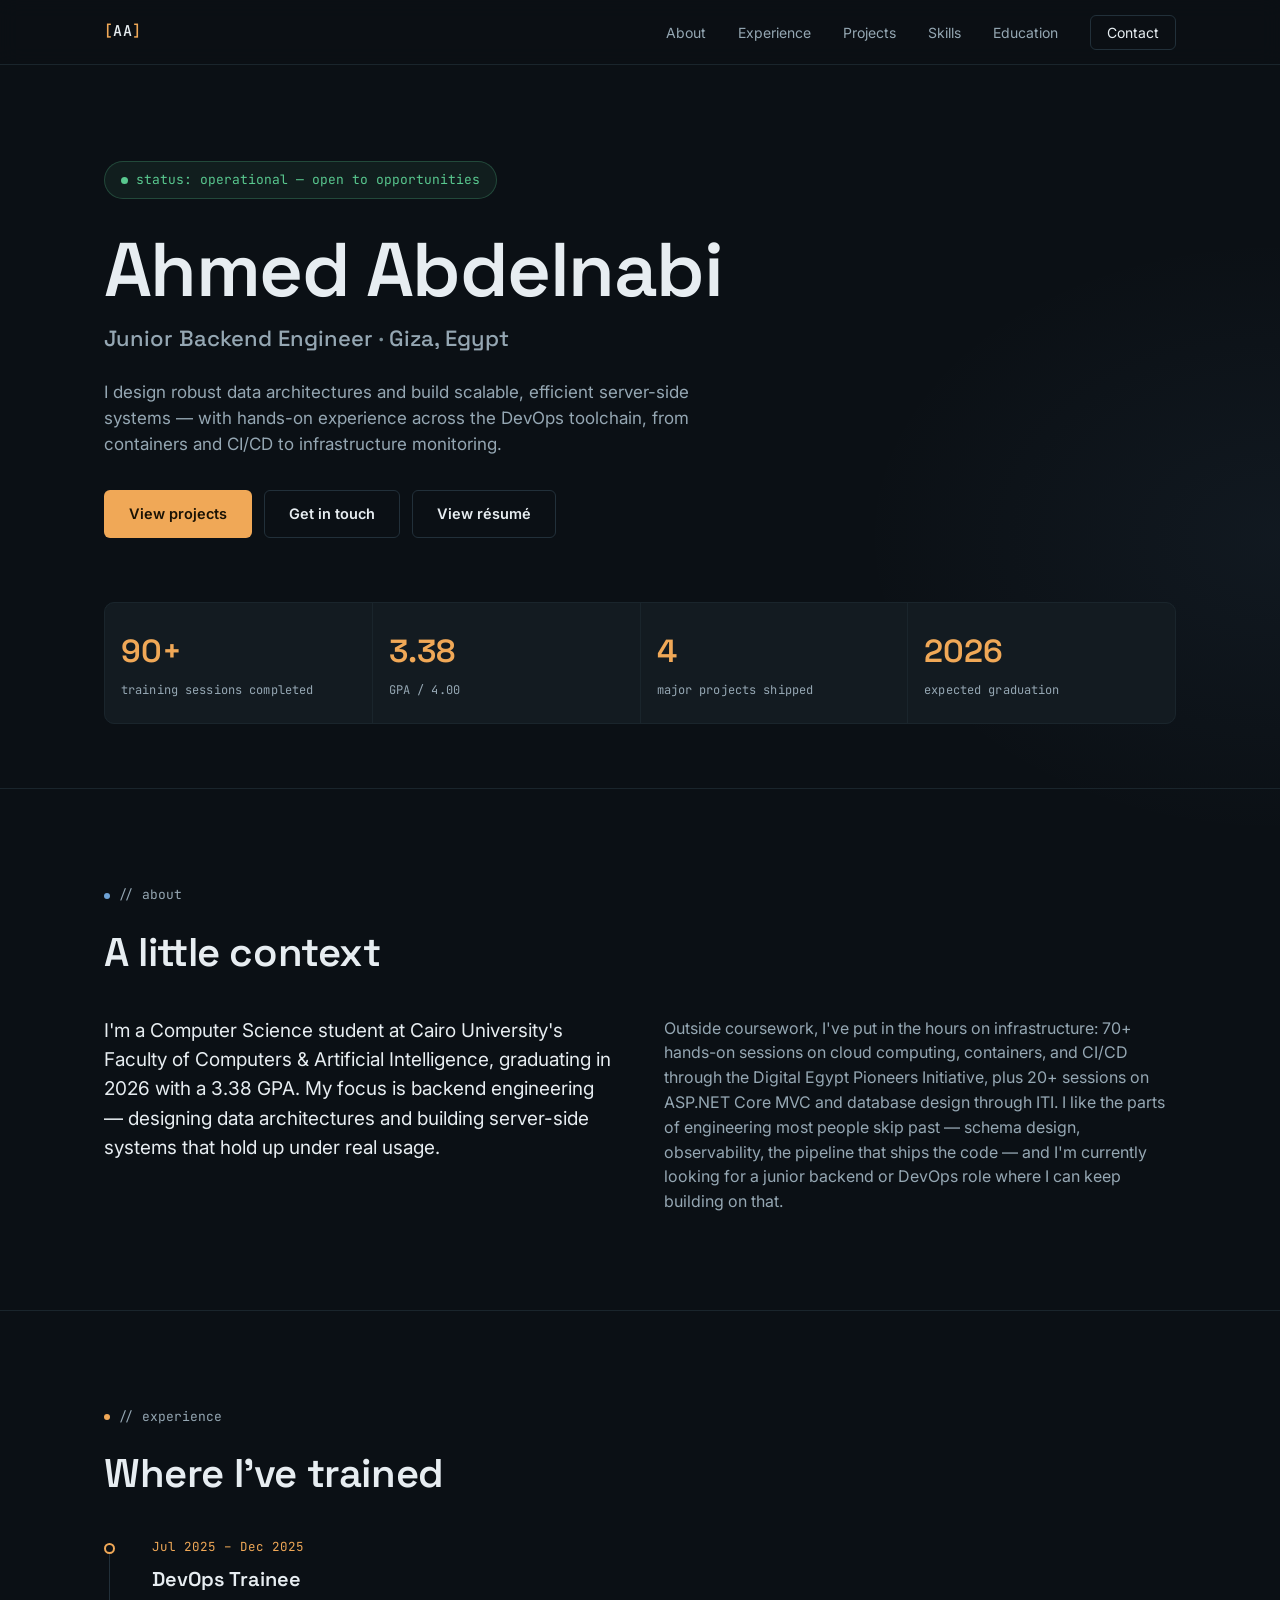
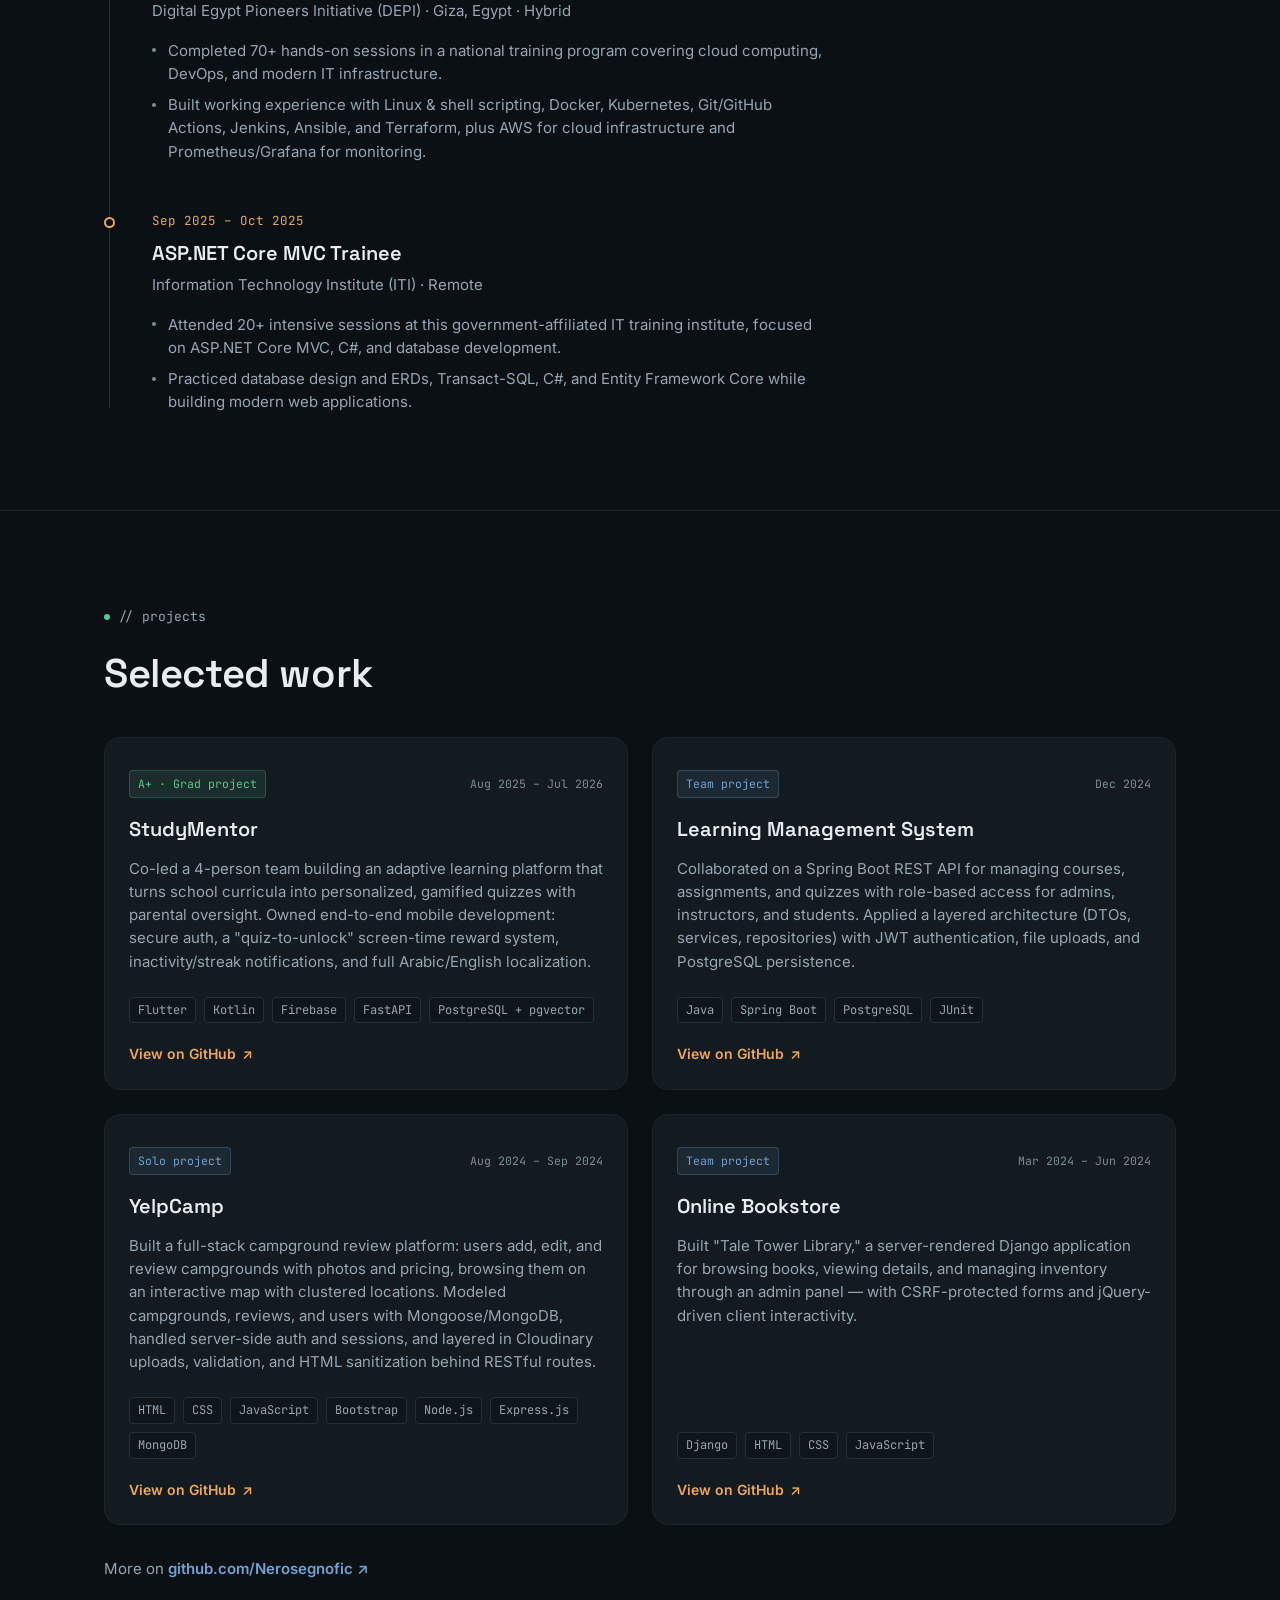
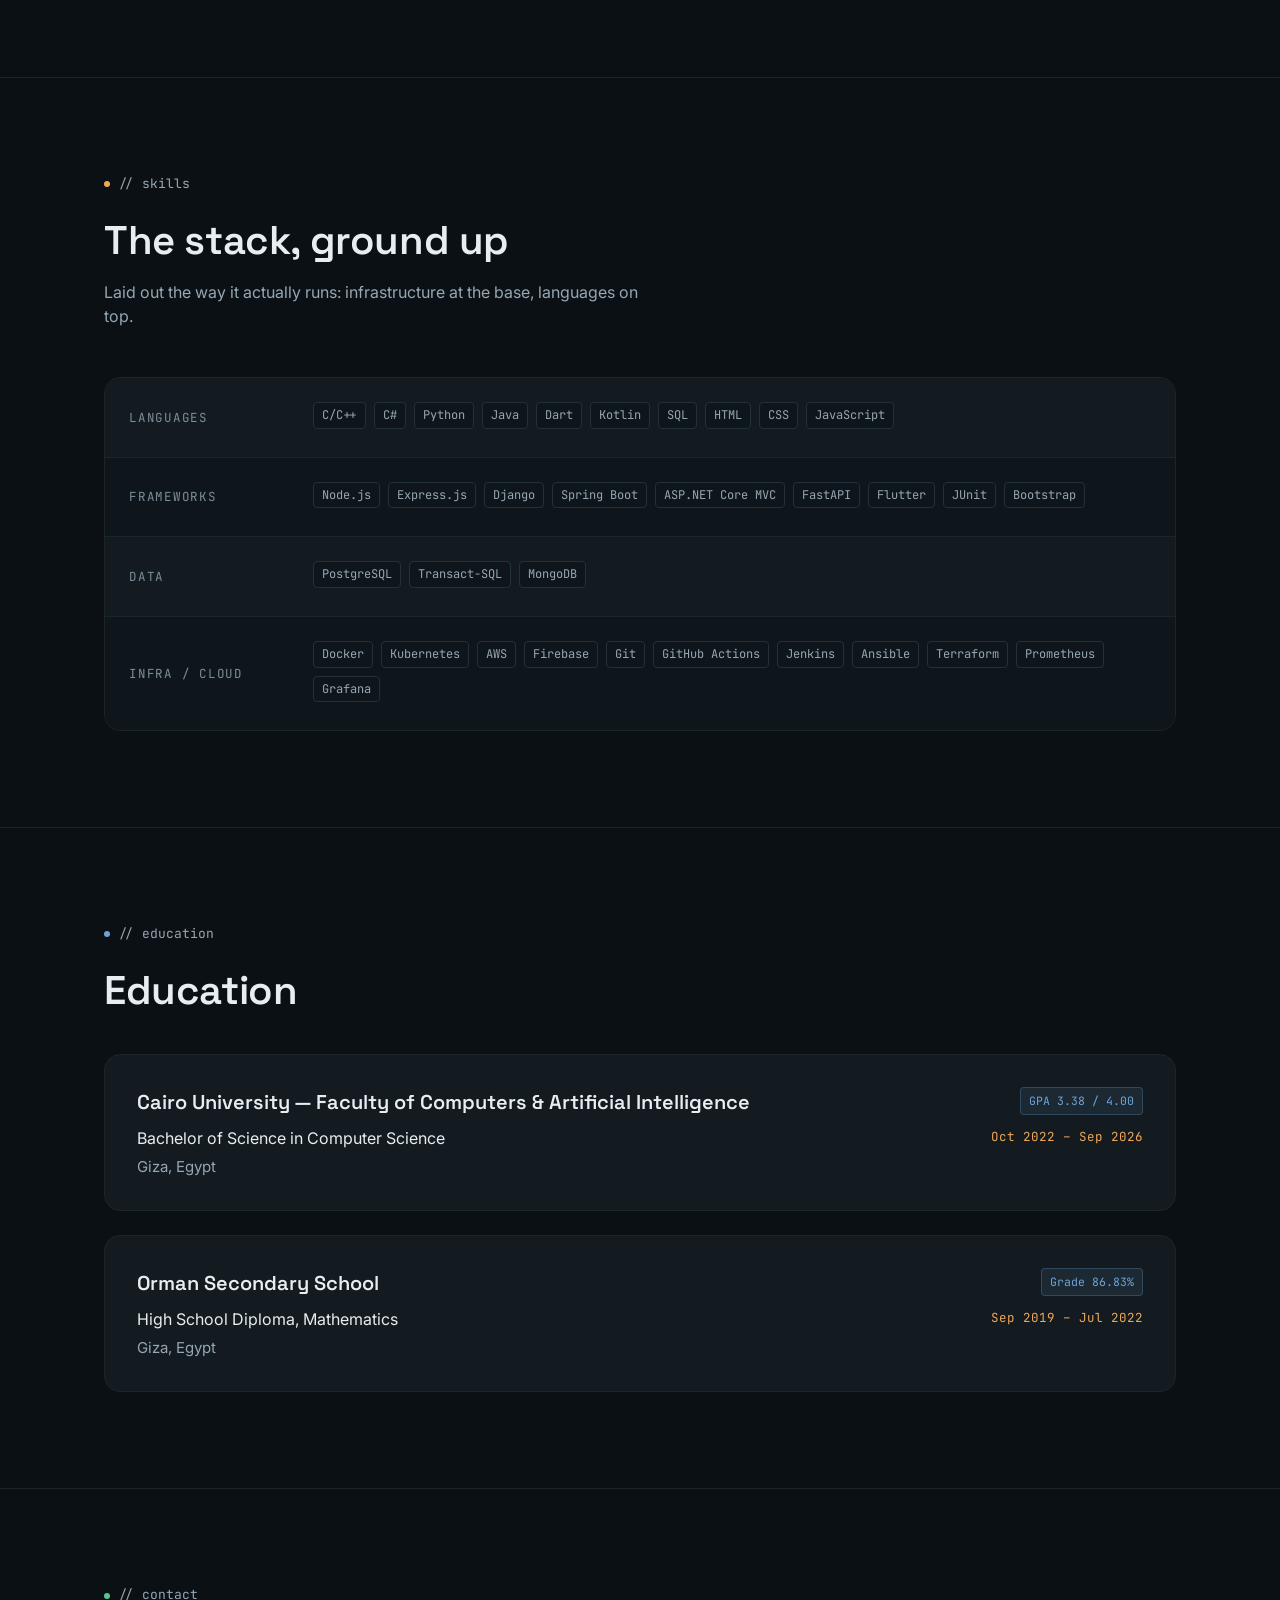
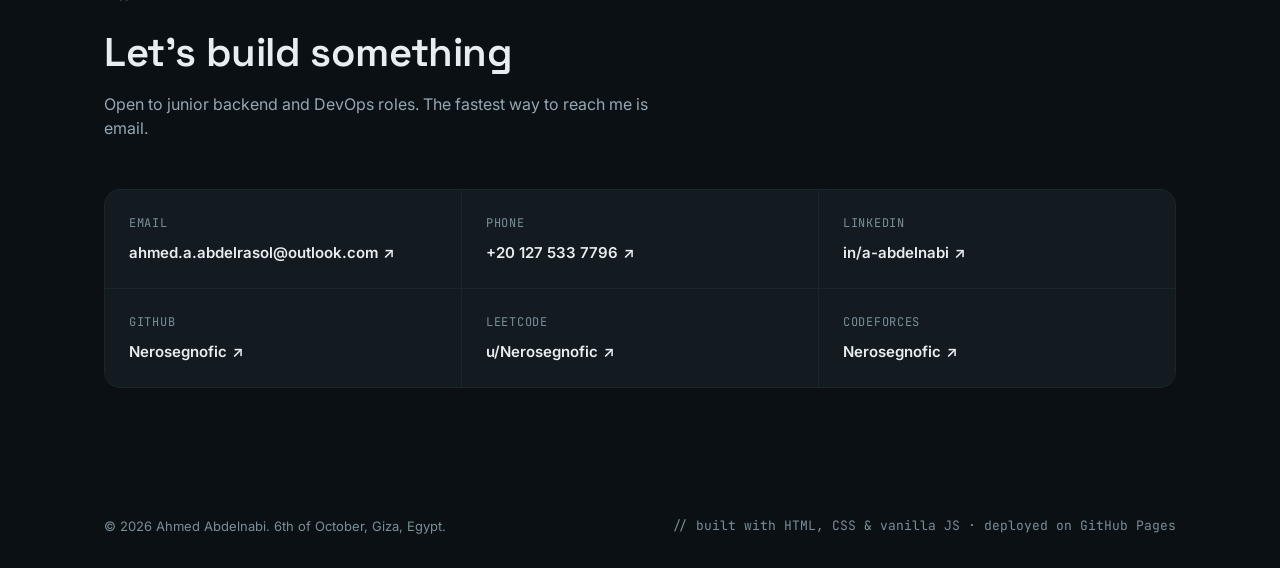
<file: index.html>
<!DOCTYPE html>
<html lang="en" class="no-js">
<head>
  <meta charset="UTF-8">
  <meta name="viewport" content="width=device-width, initial-scale=1.0">
  <script>document.documentElement.classList.replace('no-js', 'js');</script>
  <title>Ahmed Abdelnabi — Junior Backend Engineer</title>
  <meta name="description" content="Ahmed Abdelnabi is a junior backend engineer in Giza, Egypt, focused on data architecture, server-side systems, and DevOps.">

  <!-- Open Graph -->
  <meta property="og:title" content="Ahmed Abdelnabi — Junior Backend Engineer">
  <meta property="og:description" content="Backend engineer dedicated to designing robust data architectures and scalable server-side systems.">
  <meta property="og:type" content="website">

  <link rel="icon" href="data:image/svg+xml,<svg xmlns='http://www.w3.org/2000/svg' viewBox='0 0 100 100'><rect width='100' height='100' rx='22' fill='%230B1015'/><text x='50' y='68' font-size='54' font-family='monospace' fill='%23F0A857' text-anchor='middle'>A</text></svg>">

  <link rel="preconnect" href="https://fonts.googleapis.com">
  <link rel="preconnect" href="https://fonts.gstatic.com" crossorigin>
  <link href="https://fonts.googleapis.com/css2?family=Space+Grotesk:wght@500;600;700&family=Inter:wght@400;500;600&family=JetBrains+Mono:wght@400;500&display=swap" rel="stylesheet">

  <link rel="stylesheet" href="css/style.css">
</head>
<body>
  <a class="skip-link" href="#main">Skip to content</a>
  <div id="top"></div>

  <!-- ============ NAV ============ -->
  <header class="site-header">
    <div class="wrap header-inner">
      <a href="#top" class="logo" aria-label="Ahmed Abdelnabi, back to top">
        <span class="logo-bracket">[</span>AA<span class="logo-bracket">]</span>
      </a>

      <nav class="nav" aria-label="Primary">
        <ul class="nav-list">
          <li><a href="#about">About</a></li>
          <li><a href="#experience">Experience</a></li>
          <li><a href="#projects">Projects</a></li>
          <li><a href="#skills">Skills</a></li>
          <li><a href="#education">Education</a></li>
          <li><a href="#contact" class="nav-cta">Contact</a></li>
        </ul>
      </nav>

      <button class="nav-toggle" id="navToggle" aria-expanded="false" aria-controls="mobileNav" aria-label="Open menu">
        <span></span><span></span><span></span>
      </button>
    </div>

    <div class="mobile-nav" id="mobileNav">
      <ul>
        <li><a href="#about">About</a></li>
        <li><a href="#experience">Experience</a></li>
        <li><a href="#projects">Projects</a></li>
        <li><a href="#skills">Skills</a></li>
        <li><a href="#education">Education</a></li>
        <li><a href="#contact">Contact</a></li>
      </ul>
    </div>
  </header>

  <main id="main">
    <!-- ============ HERO ============ -->
    <section class="hero">
      <div class="wrap hero-inner">
        <div class="reveal">
          <div class="status-chip">
            <span class="status-dot" aria-hidden="true"></span>
            status: operational — open to opportunities
          </div>

          <h1 class="hero-name">Ahmed Abdelnabi</h1>
          <p class="hero-role">Junior Backend Engineer <span class="dim">·</span> Giza, Egypt</p>

          <p class="hero-tagline">
            I design robust data architectures and build scalable, efficient server-side
            systems — with hands-on experience across the DevOps toolchain, from
            containers and CI/CD to infrastructure monitoring.
          </p>

          <div class="hero-cta">
            <a href="#projects" class="btn btn-primary">View projects</a>
            <a href="#contact" class="btn btn-ghost">Get in touch</a>
            <a href="https://github.com/Nerosegnofic/nerosegnofic.github.io/blob/main/assets/Ahmed_Abdelnabi_Resume.pdf" class="btn btn-ghost" target="_blank" rel="noopener">View résumé</a>
          </div>
        </div>

        <div class="stat-grid reveal">
          <div class="stat-card">
            <span class="stat-num">90+</span>
            <span class="stat-label">training sessions completed</span>
          </div>
          <div class="stat-card">
            <span class="stat-num">3.38</span>
            <span class="stat-label">GPA / 4.00</span>
          </div>
          <div class="stat-card">
            <span class="stat-num">4</span>
            <span class="stat-label">major projects shipped</span>
          </div>
          <div class="stat-card">
            <span class="stat-num">2026</span>
            <span class="stat-label">expected graduation</span>
          </div>
        </div>
      </div>
    </section>

    <!-- ============ ABOUT ============ -->
    <section class="section" id="about" aria-labelledby="about-heading">
      <div class="wrap">
        <p class="eyebrow"><span class="eyebrow-dot dot-blue"></span>// about</p>
        <h2 class="section-heading" id="about-heading">A little context</h2>

        <div class="about-grid">
          <p class="about-lead">
            I'm a Computer Science student at Cairo University's Faculty of Computers &amp;
            Artificial Intelligence, graduating in 2026 with a 3.38 GPA. My focus is backend
            engineering — designing data architectures and building server-side systems
            that hold up under real usage.
          </p>
          <p>
            Outside coursework, I've put in the hours on infrastructure: 70+ hands-on
            sessions on cloud computing, containers, and CI/CD through the Digital Egypt
            Pioneers Initiative, plus 20+ sessions on ASP.NET Core MVC and database design
            through ITI. I like the parts of engineering most people skip past — schema
            design, observability, the pipeline that ships the code — and I'm currently
            looking for a junior backend or DevOps role where I can keep building on that.
          </p>
        </div>
      </div>
    </section>

    <!-- ============ EXPERIENCE ============ -->
    <section class="section" id="experience" aria-labelledby="experience-heading">
      <div class="wrap">
        <p class="eyebrow"><span class="eyebrow-dot dot-amber"></span>// experience</p>
        <h2 class="section-heading" id="experience-heading">Where I've trained</h2>

        <ol class="timeline">
          <li class="timeline-item reveal">
            <div class="timeline-marker" aria-hidden="true"></div>
            <div class="timeline-content">
              <p class="timeline-date">Jul 2025 – Dec 2025</p>
              <h3 class="timeline-role">DevOps Trainee</h3>
              <p class="timeline-org">Digital Egypt Pioneers Initiative (DEPI) · Giza, Egypt · Hybrid</p>
              <ul class="timeline-list">
                <li>Completed 70+ hands-on sessions in a national training program covering cloud computing, DevOps, and modern IT infrastructure.</li>
                <li>Built working experience with Linux &amp; shell scripting, Docker, Kubernetes, Git/GitHub Actions, Jenkins, Ansible, and Terraform, plus AWS for cloud infrastructure and Prometheus/Grafana for monitoring.</li>
              </ul>
            </div>
          </li>

          <li class="timeline-item reveal">
            <div class="timeline-marker" aria-hidden="true"></div>
            <div class="timeline-content">
              <p class="timeline-date">Sep 2025 – Oct 2025</p>
              <h3 class="timeline-role">ASP.NET Core MVC Trainee</h3>
              <p class="timeline-org">Information Technology Institute (ITI) · Remote</p>
              <ul class="timeline-list">
                <li>Attended 20+ intensive sessions at this government-affiliated IT training institute, focused on ASP.NET Core MVC, C#, and database development.</li>
                <li>Practiced database design and ERDs, Transact-SQL, C#, and Entity Framework Core while building modern web applications.</li>
              </ul>
            </div>
          </li>
        </ol>
      </div>
    </section>

    <!-- ============ PROJECTS ============ -->
    <section class="section" id="projects" aria-labelledby="projects-heading">
      <div class="wrap">
        <p class="eyebrow"><span class="eyebrow-dot dot-green"></span>// projects</p>
        <h2 class="section-heading" id="projects-heading">Selected work</h2>

        <div class="project-grid">
          <article class="project-card reveal">
            <div class="project-card-top">
              <span class="badge badge-green">A+ · Grad project</span>
              <span class="project-date">Aug 2025 – Jul 2026</span>
            </div>
            <h3 class="project-title">StudyMentor</h3>
            <p class="project-desc">
              Co-led a 4-person team building an adaptive learning platform that turns
              school curricula into personalized, gamified quizzes with parental oversight.
              Owned end-to-end mobile development: secure auth, a "quiz-to-unlock"
              screen-time reward system, inactivity/streak notifications, and full
              Arabic/English localization.
            </p>
            <ul class="pill-row" aria-label="Technologies used">
              <li class="pill">Flutter</li>
              <li class="pill">Kotlin</li>
              <li class="pill">Firebase</li>
              <li class="pill">FastAPI</li>
              <li class="pill">PostgreSQL + pgvector</li>
            </ul>
            <a class="project-link" href="https://github.com/Nerosegnofic/StudyMentor" target="_blank" rel="noopener">
              View on GitHub <span class="arrow" aria-hidden="true">↗</span>
            </a>
          </article>

          <article class="project-card reveal">
            <div class="project-card-top">
              <span class="badge badge-blue">Team project</span>
              <span class="project-date">Dec 2024</span>
            </div>
            <h3 class="project-title">Learning Management System</h3>
            <p class="project-desc">
              Collaborated on a Spring Boot REST API for managing courses, assignments,
              and quizzes with role-based access for admins, instructors, and students.
              Applied a layered architecture (DTOs, services, repositories) with
              JWT authentication, file uploads, and PostgreSQL persistence.
            </p>
            <ul class="pill-row" aria-label="Technologies used">
              <li class="pill">Java</li>
              <li class="pill">Spring Boot</li>
              <li class="pill">PostgreSQL</li>
              <li class="pill">JUnit</li>
            </ul>
            <a class="project-link" href="https://github.com/Ahmed99125/LMS" target="_blank" rel="noopener">
              View on GitHub <span class="arrow" aria-hidden="true">↗</span>
            </a>
          </article>

          <article class="project-card reveal">
            <div class="project-card-top">
              <span class="badge badge-blue">Solo project</span>
              <span class="project-date">Aug 2024 – Sep 2024</span>
            </div>
            <h3 class="project-title">YelpCamp</h3>
            <p class="project-desc">
              Built a full-stack campground review platform: users add, edit, and
              review campgrounds with photos and pricing, browsing them on an
              interactive map with clustered locations. Modeled campgrounds,
              reviews, and users with Mongoose/MongoDB, handled server-side auth
              and sessions, and layered in Cloudinary uploads, validation, and
              HTML sanitization behind RESTful routes.
            </p>
            <ul class="pill-row" aria-label="Technologies used">
              <li class="pill">HTML</li>
              <li class="pill">CSS</li>
              <li class="pill">JavaScript</li>
              <li class="pill">Bootstrap</li>
              <li class="pill">Node.js</li>
              <li class="pill">Express.js</li>
              <li class="pill">MongoDB</li>
            </ul>
            <a class="project-link" href="https://github.com/Nerosegnofic/YelpCamp" target="_blank" rel="noopener">
              View on GitHub <span class="arrow" aria-hidden="true">↗</span>
            </a>
          </article>

          <article class="project-card reveal">
            <div class="project-card-top">
              <span class="badge badge-blue">Team project</span>
              <span class="project-date">Mar 2024 – Jun 2024</span>
            </div>
            <h3 class="project-title">Online Bookstore</h3>
            <p class="project-desc">
              Built "Tale Tower Library," a server-rendered Django application for
              browsing books, viewing details, and managing inventory through an admin
              panel — with CSRF-protected forms and jQuery-driven client interactivity.
            </p>
            <ul class="pill-row" aria-label="Technologies used">
              <li class="pill">Django</li>
              <li class="pill">HTML</li>
              <li class="pill">CSS</li>
              <li class="pill">JavaScript</li>
            </ul>
            <a class="project-link" href="https://github.com/Nerosegnofic/Online-Bookstore" target="_blank" rel="noopener">
              View on GitHub <span class="arrow" aria-hidden="true">↗</span>
            </a>
          </article>
        </div>

        <p class="more-repos">
          More on <a href="https://github.com/Nerosegnofic" target="_blank" rel="noopener">github.com/Nerosegnofic <span class="arrow" aria-hidden="true">↗</span></a>
        </p>
      </div>
    </section>

    <!-- ============ SKILLS ============ -->
    <section class="section" id="skills" aria-labelledby="skills-heading">
      <div class="wrap">
        <p class="eyebrow"><span class="eyebrow-dot dot-amber"></span>// skills</p>
        <h2 class="section-heading" id="skills-heading">The stack, ground up</h2>
        <p class="section-sub">Laid out the way it actually runs: infrastructure at the base, languages on top.</p>

        <div class="stack">
          <div class="stack-band reveal">
            <span class="stack-label">Languages</span>
            <ul class="pill-row">
              <li class="pill">C/C++</li>
              <li class="pill">C#</li>
              <li class="pill">Python</li>
              <li class="pill">Java</li>
              <li class="pill">Dart</li>
              <li class="pill">Kotlin</li>
              <li class="pill">SQL</li>
              <li class="pill">HTML</li>
              <li class="pill">CSS</li>
              <li class="pill">JavaScript</li>
            </ul>
          </div>

          <div class="stack-band reveal">
            <span class="stack-label">Frameworks</span>
            <ul class="pill-row">
              <li class="pill">Node.js</li>
              <li class="pill">Express.js</li>
              <li class="pill">Django</li>
              <li class="pill">Spring Boot</li>
              <li class="pill">ASP.NET Core MVC</li>
              <li class="pill">FastAPI</li>
              <li class="pill">Flutter</li>
              <li class="pill">JUnit</li>
              <li class="pill">Bootstrap</li>
            </ul>
          </div>

          <div class="stack-band reveal">
            <span class="stack-label">Data</span>
            <ul class="pill-row">
              <li class="pill">PostgreSQL</li>
              <li class="pill">Transact-SQL</li>
              <li class="pill">MongoDB</li>
            </ul>
          </div>

          <div class="stack-band reveal">
            <span class="stack-label">Infra / Cloud</span>
            <ul class="pill-row">
              <li class="pill">Docker</li>
              <li class="pill">Kubernetes</li>
              <li class="pill">AWS</li>
              <li class="pill">Firebase</li>
              <li class="pill">Git</li>
              <li class="pill">GitHub Actions</li>
              <li class="pill">Jenkins</li>
              <li class="pill">Ansible</li>
              <li class="pill">Terraform</li>
              <li class="pill">Prometheus</li>
              <li class="pill">Grafana</li>
            </ul>
          </div>
        </div>
      </div>
    </section>

    <!-- ============ EDUCATION ============ -->
    <section class="section" id="education" aria-labelledby="education-heading">
      <div class="wrap">
        <p class="eyebrow"><span class="eyebrow-dot dot-blue"></span>// education</p>
        <h2 class="section-heading" id="education-heading">Education</h2>

        <div class="edu-list">
          <div class="edu-card reveal">
            <div class="edu-main">
              <h3 class="edu-school">Cairo University — Faculty of Computers &amp; Artificial Intelligence</h3>
              <p class="edu-degree">Bachelor of Science in Computer Science</p>
              <p class="edu-loc">Giza, Egypt</p>
            </div>
            <div class="edu-meta">
              <span class="badge badge-blue">GPA 3.38 / 4.00</span>
              <span class="timeline-date">Oct 2022 – Sep 2026</span>
            </div>
          </div>

          <div class="edu-card reveal">
            <div class="edu-main">
              <h3 class="edu-school">Orman Secondary School</h3>
              <p class="edu-degree">High School Diploma, Mathematics</p>
              <p class="edu-loc">Giza, Egypt</p>
            </div>
            <div class="edu-meta">
              <span class="badge badge-blue">Grade 86.83%</span>
              <span class="timeline-date">Sep 2019 – Jul 2022</span>
            </div>
          </div>
        </div>
      </div>
    </section>

    <!-- ============ CONTACT ============ -->
    <section class="section contact-section" id="contact" aria-labelledby="contact-heading">
      <div class="wrap">
        <p class="eyebrow"><span class="eyebrow-dot dot-green"></span>// contact</p>
        <h2 class="section-heading" id="contact-heading">Let's build something</h2>
        <p class="section-sub">
          Open to junior backend and DevOps roles. The fastest way to reach me is email.
        </p>

        <div class="contact-grid">
          <a class="contact-link reveal" href="mailto:ahmed.a.abdelrasol@outlook.com">
            <span class="contact-label">Email</span>
            <span class="contact-value">ahmed.a.abdelrasol@outlook.com <span class="arrow" aria-hidden="true">↗</span></span>
          </a>
          <a class="contact-link reveal" href="tel:+201275337796">
            <span class="contact-label">Phone</span>
            <span class="contact-value">+20 127 533 7796 <span class="arrow" aria-hidden="true">↗</span></span>
          </a>
          <a class="contact-link reveal" href="https://www.linkedin.com/in/a-abdelnabi/" target="_blank" rel="noopener">
            <span class="contact-label">LinkedIn</span>
            <span class="contact-value">in/a-abdelnabi <span class="arrow" aria-hidden="true">↗</span></span>
          </a>
          <a class="contact-link reveal" href="https://github.com/Nerosegnofic" target="_blank" rel="noopener">
            <span class="contact-label">GitHub</span>
            <span class="contact-value">Nerosegnofic <span class="arrow" aria-hidden="true">↗</span></span>
          </a>
          <a class="contact-link reveal" href="https://leetcode.com/u/Nerosegnofic/" target="_blank" rel="noopener">
            <span class="contact-label">LeetCode</span>
            <span class="contact-value">u/Nerosegnofic <span class="arrow" aria-hidden="true">↗</span></span>
          </a>
          <a class="contact-link reveal" href="https://codeforces.com/profile/Nerosegnofic" target="_blank" rel="noopener">
            <span class="contact-label">Codeforces</span>
            <span class="contact-value">Nerosegnofic <span class="arrow" aria-hidden="true">↗</span></span>
          </a>
        </div>
      </div>
    </section>
  </main>

  <footer class="site-footer">
    <div class="wrap footer-inner">
      <p>© <span id="year"></span> Ahmed Abdelnabi. 6th of October, Giza, Egypt.</p>
      <p class="footer-log">// built with HTML, CSS &amp; vanilla JS · deployed on GitHub Pages</p>
    </div>
  </footer>

  <script src="js/script.js"></script>
</body>
</html>
</file>
<file: css/style.css>
/* =========================================================
   Ahmed Abdelnabi — Portfolio
   Design concept: an "operations dashboard" for a backend/
   DevOps engineer — panels, hairline grid, status signals,
   and a stack diagram literally built from his own skills.
   ========================================================= */

/* ---------- Tokens ---------- */
:root {
  /* Color */
  --bg: #0B1015;
  --panel: #131B21;
  --panel-2: #0F161B;
  --border: #22303A;
  --border-soft: #1A252C;
  --text: #E7EDF1;
  --text-muted: #95A7B3;
  --text-faint: #7A8E97;

  --amber: #F0A857;
  --amber-strong: #F5B96E;
  --green: #59C88F;
  --blue: #6FA3D6;

  /* Type */
  --font-display: "Space Grotesk", "Inter", sans-serif;
  --font-body: "Inter", -apple-system, BlinkMacSystemFont, sans-serif;
  --font-mono: "JetBrains Mono", "SFMono-Regular", Consolas, monospace;

  /* Space */
  --space-1: 4px;
  --space-2: 8px;
  --space-3: 12px;
  --space-4: 16px;
  --space-5: 24px;
  --space-6: 32px;
  --space-7: 48px;
  --space-8: 64px;
  --space-9: 96px;

  /* Layout */
  --content-width: 1120px;
  --radius-sm: 6px;
  --radius-md: 10px;
  --radius-lg: 16px;

  --ease: cubic-bezier(0.16, 1, 0.3, 1);
}

/* ---------- Reset ---------- */
*, *::before, *::after { box-sizing: border-box; }
html { scroll-behavior: smooth; }

body {
  margin: 0;
  background: var(--bg);
  background-image:
    radial-gradient(ellipse 900px 500px at 15% -10%, rgba(240, 168, 87, 0.07), transparent 60%),
    radial-gradient(ellipse 700px 500px at 100% 10%, rgba(111, 163, 214, 0.06), transparent 60%);
  background-repeat: no-repeat;
  color: var(--text);
  font-family: var(--font-body);
  font-size: 16px;
  line-height: 1.55;
  -webkit-font-smoothing: antialiased;
}

h1, h2, h3, h4 { margin: 0; font-family: var(--font-display); font-weight: 600; }
p { margin: 0; }
ul, ol { margin: 0; padding: 0; list-style: none; }
a { color: inherit; text-decoration: none; }
button { font: inherit; color: inherit; background: none; border: none; cursor: pointer; }
img { max-width: 100%; display: block; }

.wrap {
  max-width: var(--content-width);
  margin-inline: auto;
  padding-inline: var(--space-5);
}

.dim { color: var(--text-faint); }

/* ---------- Accessibility ---------- */
.skip-link {
  position: absolute;
  left: -9999px;
  top: 0;
  background: var(--amber);
  color: var(--bg);
  padding: var(--space-3) var(--space-4);
  z-index: 200;
  border-radius: 0 0 var(--radius-sm) 0;
  font-family: var(--font-mono);
  font-size: 14px;
}
.skip-link:focus { left: 0; }

a:focus-visible,
button:focus-visible,
.project-link:focus-visible {
  outline: 2px solid var(--amber);
  outline-offset: 3px;
  border-radius: 2px;
}

@media (prefers-reduced-motion: reduce) {
  html { scroll-behavior: auto; }
  *, *::before, *::after {
    animation-duration: 0.01ms !important;
    animation-iteration-count: 1 !important;
    transition-duration: 0.01ms !important;
  }
  .reveal { opacity: 1 !important; transform: none !important; }
}

/* ---------- Header / Nav ---------- */
.site-header {
  position: sticky;
  top: 0;
  z-index: 100;
  background: rgba(11, 16, 21, 0.82);
  backdrop-filter: blur(10px);
  -webkit-backdrop-filter: blur(10px);
  border-bottom: 1px solid var(--border-soft);
}

.header-inner {
  display: flex;
  align-items: center;
  justify-content: space-between;
  height: 64px;
}

.logo {
  font-family: var(--font-mono);
  font-size: 15px;
  font-weight: 500;
  letter-spacing: 0.02em;
  color: var(--text);
}
.logo-bracket { color: var(--amber); }

.nav-list {
  display: flex;
  align-items: center;
  gap: var(--space-6);
}

.nav-list a {
  font-size: 14px;
  color: var(--text-muted);
  transition: color 0.2s var(--ease);
}
.nav-list a:hover { color: var(--text); }

.nav-cta {
  border: 1px solid var(--border);
  padding: var(--space-2) var(--space-4);
  border-radius: var(--radius-sm);
  color: var(--text) !important;
}
.nav-cta:hover { border-color: var(--amber); color: var(--amber) !important; }

.nav-toggle {
  display: none;
  flex-direction: column;
  justify-content: center;
  gap: 5px;
  width: 36px;
  height: 36px;
}
.nav-toggle span {
  display: block;
  width: 20px;
  height: 2px;
  background: var(--text);
  transition: transform 0.25s var(--ease), opacity 0.25s var(--ease);
}
.nav-toggle[aria-expanded="true"] span:nth-child(1) { transform: translateY(7px) rotate(45deg); }
.nav-toggle[aria-expanded="true"] span:nth-child(2) { opacity: 0; }
.nav-toggle[aria-expanded="true"] span:nth-child(3) { transform: translateY(-7px) rotate(-45deg); }

.mobile-nav {
  display: none;
  max-height: 0;
  overflow: hidden;
  border-bottom: 1px solid var(--border-soft);
  transition: max-height 0.3s var(--ease);
}
.mobile-nav.open { max-height: 400px; }
.mobile-nav ul { padding: var(--space-4) var(--space-5) var(--space-5); display: flex; flex-direction: column; gap: var(--space-4); }
.mobile-nav a { font-size: 15px; color: var(--text-muted); }
.mobile-nav a:hover { color: var(--text); }

/* ---------- Hero ---------- */
.hero {
  padding-block: var(--space-9) var(--space-8);
  border-bottom: 1px solid var(--border-soft);
}

.status-chip {
  display: inline-flex;
  align-items: center;
  gap: var(--space-2);
  font-family: var(--font-mono);
  font-size: 13px;
  color: var(--green);
  background: rgba(89, 200, 143, 0.08);
  border: 1px solid rgba(89, 200, 143, 0.25);
  padding: var(--space-2) var(--space-4);
  border-radius: 999px;
  margin-bottom: var(--space-6);
}

.status-dot {
  width: 7px;
  height: 7px;
  border-radius: 50%;
  background: var(--green);
  box-shadow: 0 0 0 0 rgba(89, 200, 143, 0.6);
  animation: pulse 2s infinite;
  flex-shrink: 0;
}

@keyframes pulse {
  0% { box-shadow: 0 0 0 0 rgba(89, 200, 143, 0.55); }
  70% { box-shadow: 0 0 0 9px rgba(89, 200, 143, 0); }
  100% { box-shadow: 0 0 0 0 rgba(89, 200, 143, 0); }
}

.hero-name {
  font-size: clamp(2.75rem, 6vw, 4.75rem);
  line-height: 1.02;
  letter-spacing: -0.02em;
  margin-bottom: var(--space-3);
}

.hero-role {
  font-size: clamp(1.1rem, 2vw, 1.375rem);
  color: var(--text-muted);
  font-family: var(--font-display);
  font-weight: 500;
  margin-bottom: var(--space-5);
}

.hero-tagline {
  max-width: 640px;
  font-size: 1.0625rem;
  color: var(--text-muted);
  margin-bottom: var(--space-6);
}

.hero-cta {
  display: flex;
  flex-wrap: wrap;
  gap: var(--space-3);
  margin-bottom: var(--space-8);
}

.btn {
  display: inline-flex;
  align-items: center;
  gap: var(--space-2);
  font-family: var(--font-body);
  font-size: 14.5px;
  font-weight: 600;
  padding: var(--space-3) var(--space-5);
  border-radius: var(--radius-sm);
  transition: transform 0.2s var(--ease), border-color 0.2s var(--ease), background 0.2s var(--ease), color 0.2s var(--ease);
  border: 1px solid transparent;
}

.btn-primary {
  background: var(--amber);
  color: #1A1204;
}
.btn-primary:hover { background: var(--amber-strong); transform: translateY(-1px); }

.btn-ghost {
  border-color: var(--border);
  color: var(--text);
}
.btn-ghost:hover { border-color: var(--text-muted); transform: translateY(-1px); }

.stat-grid {
  display: grid;
  grid-template-columns: repeat(4, 1fr);
  gap: 1px;
  background: var(--border-soft);
  border: 1px solid var(--border-soft);
  border-radius: var(--radius-md);
  overflow: hidden;
}

.stat-card {
  background: var(--panel);
  padding: var(--space-5) var(--space-4);
  display: flex;
  flex-direction: column;
  gap: var(--space-1);
}

.stat-num {
  font-family: var(--font-display);
  font-size: clamp(1.5rem, 3vw, 2rem);
  font-weight: 600;
  color: var(--amber);
}

.stat-label {
  font-family: var(--font-mono);
  font-size: 12px;
  color: var(--text-muted);
  letter-spacing: 0.01em;
}

/* ---------- Sections (shared) ---------- */
.section {
  padding-block: var(--space-9);
  border-bottom: 1px solid var(--border-soft);
  scroll-margin-top: 80px;
}

.eyebrow {
  font-family: var(--font-mono);
  font-size: 13px;
  color: var(--text-muted);
  display: flex;
  align-items: center;
  gap: var(--space-2);
  margin-bottom: var(--space-4);
}

.eyebrow-dot {
  width: 6px;
  height: 6px;
  border-radius: 50%;
  flex-shrink: 0;
}
.dot-amber { background: var(--amber); }
.dot-green { background: var(--green); }
.dot-blue { background: var(--blue); }

.section-heading {
  font-size: clamp(1.75rem, 3.4vw, 2.5rem);
  letter-spacing: -0.01em;
  margin-bottom: var(--space-6);
}

.section-sub {
  color: var(--text-muted);
  max-width: 560px;
  margin-bottom: var(--space-7);
  font-size: 1rem;
}

.section-heading + .section-sub {
  margin-top: calc(var(--space-6) * -1 + var(--space-2));
}

/* ---------- About ---------- */
.about-grid {
  display: grid;
  grid-template-columns: 1fr 1fr;
  gap: var(--space-7);
}

.about-lead {
  font-size: 1.1875rem;
  color: var(--text);
}

.about-grid p:not(.about-lead) {
  color: var(--text-muted);
}

/* ---------- Timeline (Experience) ---------- */
.timeline {
  position: relative;
  display: flex;
  flex-direction: column;
  gap: var(--space-7);
}

.timeline::before {
  content: "";
  position: absolute;
  left: 5px;
  top: 6px;
  bottom: 6px;
  width: 1px;
  background: var(--border);
}

.timeline-item {
  position: relative;
  padding-left: var(--space-7);
}

.timeline-marker {
  position: absolute;
  left: 0;
  top: 6px;
  width: 11px;
  height: 11px;
  border-radius: 50%;
  background: var(--bg);
  border: 2px solid var(--amber);
}

.timeline-date {
  font-family: var(--font-mono);
  font-size: 12.5px;
  color: var(--amber);
  margin-bottom: var(--space-2);
}

.timeline-role {
  font-size: 1.25rem;
  margin-bottom: var(--space-1);
}

.timeline-org {
  color: var(--text-muted);
  font-size: 0.9375rem;
  margin-bottom: var(--space-4);
}

.timeline-list {
  display: flex;
  flex-direction: column;
  gap: var(--space-2);
  max-width: 680px;
}

.timeline-list li {
  position: relative;
  padding-left: var(--space-4);
  color: var(--text-muted);
  font-size: 0.9375rem;
}

.timeline-list li::before {
  content: "";
  position: absolute;
  left: 0;
  top: 0.65em;
  width: 4px;
  height: 4px;
  border-radius: 50%;
  background: var(--text-faint);
}

/* ---------- Projects ---------- */
.project-grid {
  display: grid;
  grid-template-columns: repeat(2, 1fr);
  gap: var(--space-5);
}

.project-card {
  background: var(--panel);
  border: 1px solid var(--border-soft);
  border-radius: var(--radius-lg);
  padding: var(--space-6) var(--space-5) var(--space-5);
  display: flex;
  flex-direction: column;
  transition: border-color 0.25s var(--ease), transform 0.25s var(--ease);
}
.project-card:hover { border-color: var(--border); transform: translateY(-3px); }

.project-card-top {
  display: flex;
  align-items: center;
  justify-content: space-between;
  margin-bottom: var(--space-4);
}

.badge {
  font-family: var(--font-mono);
  font-size: 11.5px;
  padding: var(--space-1) var(--space-2);
  border-radius: 4px;
  white-space: nowrap;
}
.badge-green { background: rgba(89, 200, 143, 0.1); color: var(--green); border: 1px solid rgba(89, 200, 143, 0.25); }
.badge-blue { background: rgba(111, 163, 214, 0.1); color: var(--blue); border: 1px solid rgba(111, 163, 214, 0.25); }

.project-date {
  font-family: var(--font-mono);
  font-size: 11.5px;
  color: var(--text-faint);
}

.project-title {
  font-size: 1.25rem;
  margin-bottom: var(--space-3);
}

.project-desc {
  color: var(--text-muted);
  font-size: 0.9375rem;
  flex-grow: 1;
  margin-bottom: var(--space-5);
}

.pill-row {
  display: flex;
  flex-wrap: wrap;
  gap: var(--space-2);
  margin-bottom: var(--space-1);
}

.pill {
  font-family: var(--font-mono);
  font-size: 12px;
  color: var(--text-muted);
  border: 1px solid var(--border);
  padding: 3px var(--space-2);
  border-radius: 4px;
  background: var(--panel-2);
}

.project-link {
  display: inline-flex;
  align-items: center;
  gap: 6px;
  margin-top: var(--space-4);
  font-size: 0.875rem;
  font-weight: 600;
  color: var(--amber);
}
.project-link:hover { color: var(--amber-strong); }
.arrow { display: inline-block; transition: transform 0.2s var(--ease); }
.project-link:hover .arrow,
.contact-link:hover .arrow { transform: translate(2px, -2px); }

.more-repos {
  margin-top: var(--space-6);
  font-size: 0.9375rem;
  color: var(--text-muted);
}
.more-repos a { color: var(--blue); font-weight: 600; }
.more-repos a:hover { color: var(--amber); }

/* ---------- Skills stack ---------- */
.stack {
  display: flex;
  flex-direction: column;
  border: 1px solid var(--border-soft);
  border-radius: var(--radius-lg);
  overflow: hidden;
}

.stack-band {
  display: grid;
  grid-template-columns: 160px 1fr;
  gap: var(--space-5);
  align-items: center;
  padding: var(--space-5);
}
.stack-band:not(:last-child) { border-bottom: 1px solid var(--border-soft); }
.stack-band:nth-child(odd) { background: var(--panel); }
.stack-band:nth-child(even) { background: var(--panel-2); }

.stack-label {
  font-family: var(--font-mono);
  font-size: 12.5px;
  text-transform: uppercase;
  letter-spacing: 0.06em;
  color: var(--text-faint);
}

/* ---------- Education ---------- */
.edu-list {
  display: flex;
  flex-direction: column;
  gap: var(--space-5);
}

.edu-card {
  background: var(--panel);
  border: 1px solid var(--border-soft);
  border-radius: var(--radius-lg);
  padding: var(--space-6);
  display: flex;
  align-items: flex-start;
  justify-content: space-between;
  gap: var(--space-5);
  flex-wrap: wrap;
}

.edu-main {
  flex: 1 1 auto;
  min-width: 260px;
}

.edu-school {
  font-size: 1.25rem;
  margin-bottom: var(--space-2);
}

.edu-degree { color: var(--text); margin-bottom: var(--space-1); }
.edu-loc { color: var(--text-muted); font-size: 0.9375rem; }

.edu-meta {
  display: flex;
  flex-direction: column;
  align-items: flex-end;
  gap: var(--space-3);
}

/* ---------- Contact ---------- */
.contact-section { border-bottom: none; }

.contact-grid {
  display: grid;
  grid-template-columns: repeat(3, 1fr);
  gap: 1px;
  background: var(--border-soft);
  border: 1px solid var(--border-soft);
  border-radius: var(--radius-lg);
  overflow: hidden;
}

.contact-link {
  background: var(--panel);
  padding: var(--space-5);
  display: flex;
  flex-direction: column;
  gap: var(--space-2);
  transition: background 0.2s var(--ease);
}
.contact-link:hover { background: var(--panel-2); }

.contact-label {
  font-family: var(--font-mono);
  font-size: 12px;
  color: var(--text-faint);
  text-transform: uppercase;
  letter-spacing: 0.06em;
}

.contact-value {
  font-size: 0.9375rem;
  font-weight: 600;
  color: var(--text);
  display: inline-flex;
  align-items: center;
  gap: 5px;
  word-break: break-word;
}
.contact-link:hover .contact-value { color: var(--amber); }

/* ---------- Footer ---------- */
.site-footer { padding-block: var(--space-6); }
.footer-inner {
  display: flex;
  justify-content: space-between;
  flex-wrap: wrap;
  gap: var(--space-2);
  color: var(--text-faint);
  font-size: 13px;
}
.footer-log { font-family: var(--font-mono); }

/* ---------- Scroll reveal ----------
   Hidden-until-revealed state only applies once JS has confirmed it can
   run (html.js) and will actually flip .is-visible back on. Without JS,
   .no-js stays on <html> and content is visible by default. */
.js .reveal {
  opacity: 0;
  transform: translateY(18px);
  transition: opacity 0.6s var(--ease), transform 0.6s var(--ease);
}
.js .reveal.is-visible {
  opacity: 1;
  transform: translateY(0);
}

/* ---------- Responsive ---------- */
@media (max-width: 860px) {
  .nav { display: none; }
  .nav-toggle { display: flex; }
  .mobile-nav { display: block; }

  .about-grid { grid-template-columns: 1fr; gap: var(--space-4); }
  .project-grid { grid-template-columns: 1fr; }
  .stat-grid { grid-template-columns: repeat(2, 1fr); }
  .contact-grid { grid-template-columns: 1fr; }

  .stack-band { grid-template-columns: 1fr; gap: var(--space-2); }

  .edu-card { flex-direction: column; }
  .edu-meta { align-items: flex-start; }
}

@media (max-width: 520px) {
  .hero { padding-block: var(--space-7) var(--space-6); }
  .section { padding-block: var(--space-7); }
  .hero-cta { flex-direction: column; align-items: stretch; }
  .btn { justify-content: center; }
}
</file>
